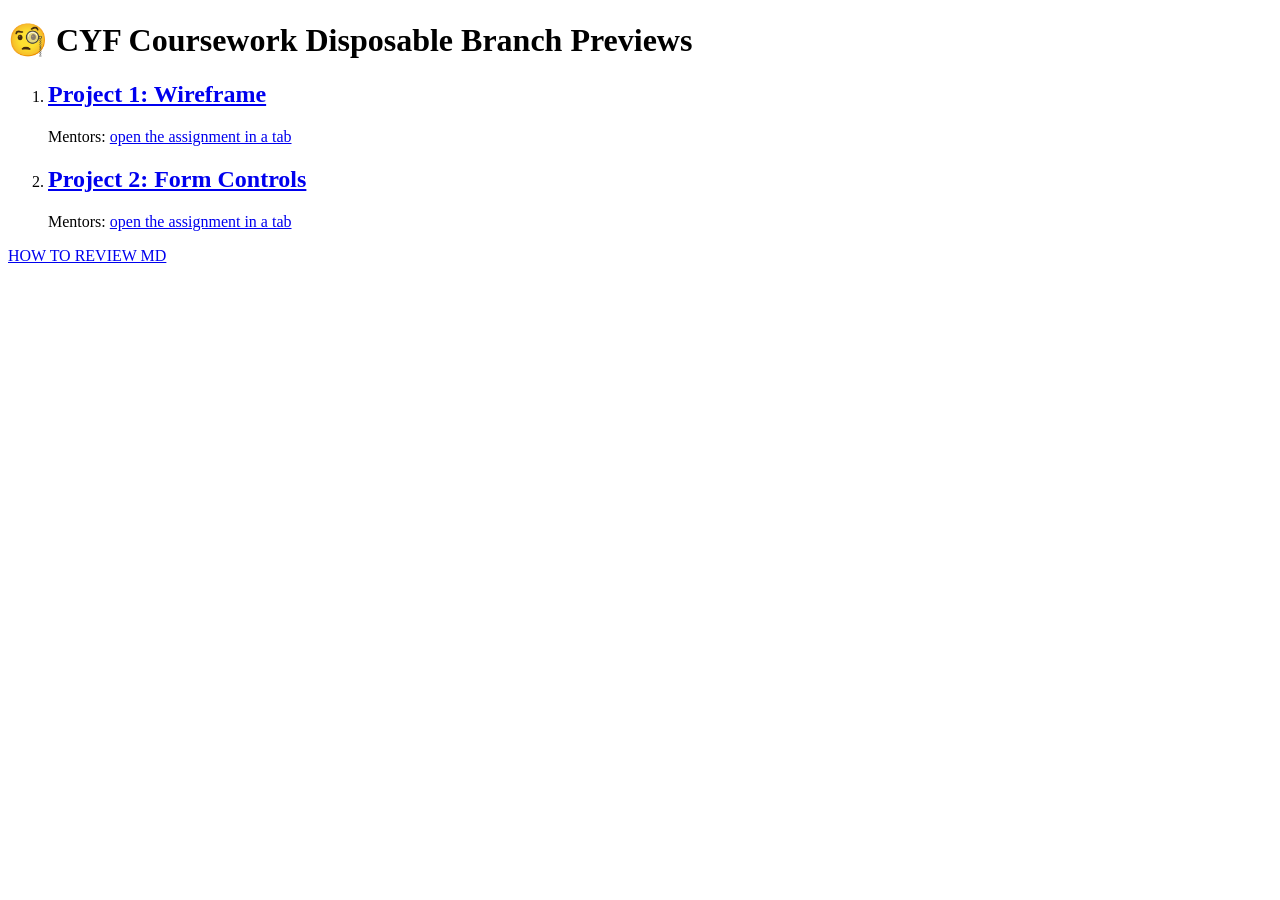
<file: index.html>
<!DOCTYPE html>
<html lang="en">
  <head>
    <meta charset="UTF-8" />
    <meta name="viewport" content="width=device-width, initial-scale=1.0" />
    <title>My New Form</title>
  </head>
  <body>
    <header>
      <h1>🧐 CYF Coursework Disposable Branch Previews</h1>
    </header>
    <main>
      <ol>
        <li>
          <h2><a href="/Wireframe">Project 1: Wireframe</a></h2>
          <p>
            Mentors:
            <a href="Wireframe/readme.md">open the assignment in a tab</a>
          </p>
        </li>
        <li>
          <h2><a href="/Form-Controls">Project 2: Form Controls</a></h2>
          <p>
            Mentors:
            <a href="Form-Controls/readme.md">open the assignment in a tab</a>
          </p>
        </li>
      </ol>
    </main>
    <footer><a href="HOW_TO_REVIEW.md">HOW TO REVIEW MD</a></footer>
  </body>
</html>
</file>
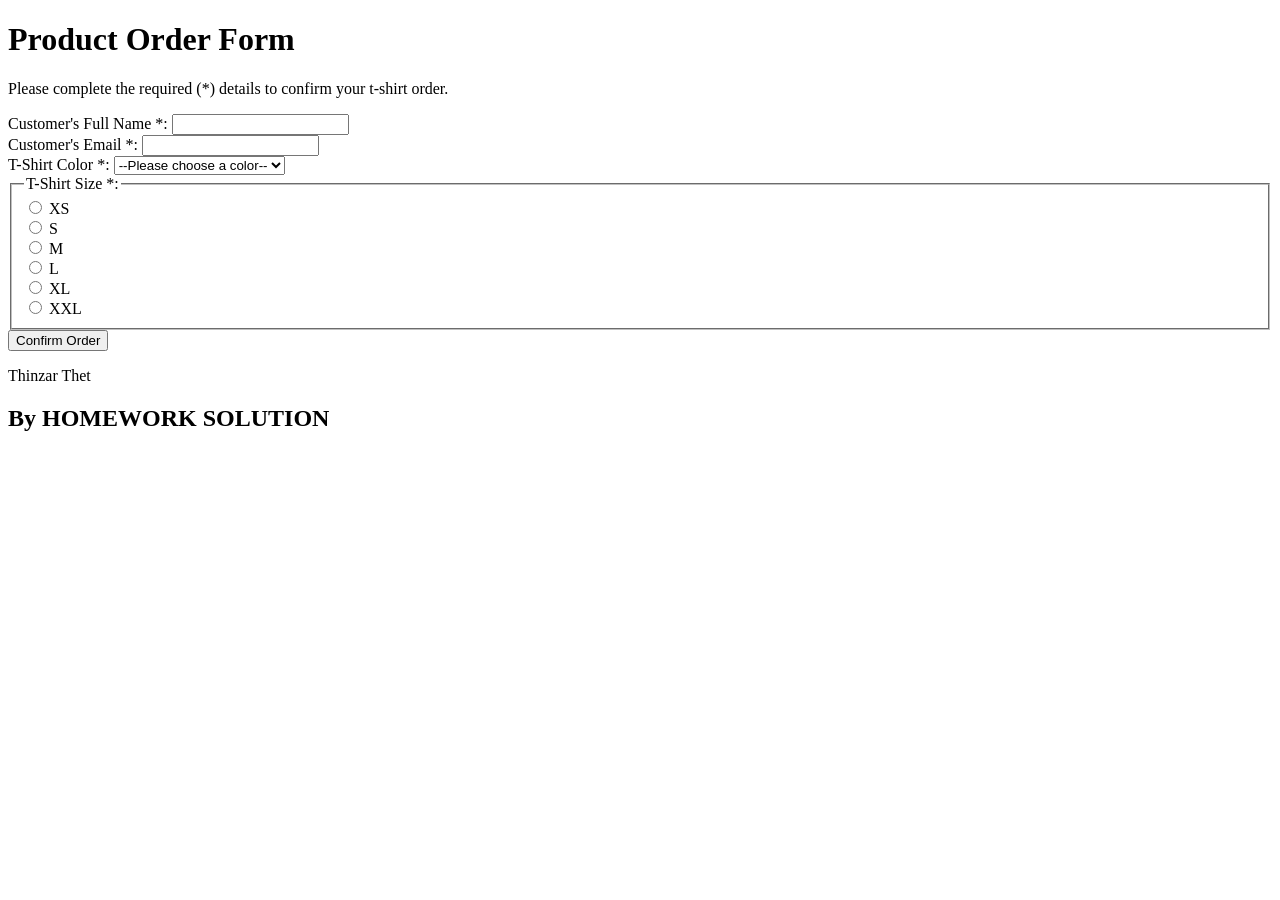
<file: Form-Controls/index.html>
<!DOCTYPE html>
<html lang="en">
  <head>
    <meta charset="utf-8" />
    <meta http-equiv="X-UA-Compatible" content="IE=edge" />
    <title>My form exercise</title>
    <meta name="description" content="" />
    <meta name="viewport" content="width=device-width, initial-scale=1" />
  </head>
  <body>
    <header>
      <h1>Product Order Form</h1>
      <p>Please complete the required (*) details to confirm your t-shirt order.</p>
    </header>
    <main>
      <form>
        <div>
          <label for="user-name"> Customer's Full Name *:</label>
          <input id="user-name" type="text" name="user-name" required minlength="2" autocomplete="name"/>
        </div>
        <div>
          <label for="user-email">Customer's Email *:</label>
          <input id="user-email" type="email" name="user-email" required autocomplete="email"/>
        </div>
        <div>
          <label for="t-shirt-color">T-Shirt Color *:</label>
          <select id="t-shirt-color" name="t-shirt-color" required>
            <option value="" disabled selected>--Please choose a color--</option>
            <option value="black">Black</option>
            <option value="blue">Blue</option>
            <option value="white">White</option>
          </select>
        </div>
        <div>
          <fieldset>
            <legend>T-Shirt Size *:</legend>
            <div>
              <input id="size-xs" type="radio" name="tshirt-size" value="XS" required/>
              <label for="size-xs">XS</label>
            </div>
            <div>
              <input id="size-s" type="radio" name="tshirt-size" value="S" required/>
              <label for="size-s">S</label>
            </div>
            <div>
              <input id="size-m" type="radio" name="tshirt-size" value="M" required/>
              <label for="size-m">M</label>
            </div>
            <div>
              <input id="size-l" type="radio" name="tshirt-size" value="L" required/>
              <label for="size-l">L</label>
            </div>
            <div>
              <input id="size-xl" type="radio" name="tshirt-size" value="XL" required/>
              <label for="size-xl">XL</label>
            </div>
            <div>
              <input id="size-xxl" type="radio" name="tshirt-size" value="XXL" required/>
              <label for="size-xxl">XXL</label>
            </div>
          </fieldset>
        </div>
        <div>
          <button type="submit">Confirm Order</button>
        </div>

        <!-- write your html here-->
        <!-- username
         ----email
         ----color - 3 options
         ----Size - 7 xs,s,m,l,xl,xxl
         ----order confirm
          try writing out the requirements first as comments
        this will also help you fill in your PR message later-->
      </form>
    </main>
    <footer>
      <p>Thinzar Thet</p>
      <!-- change to your name-->
      <h2>By HOMEWORK SOLUTION</h2>
    </footer>
  </body>
</html>
</file>
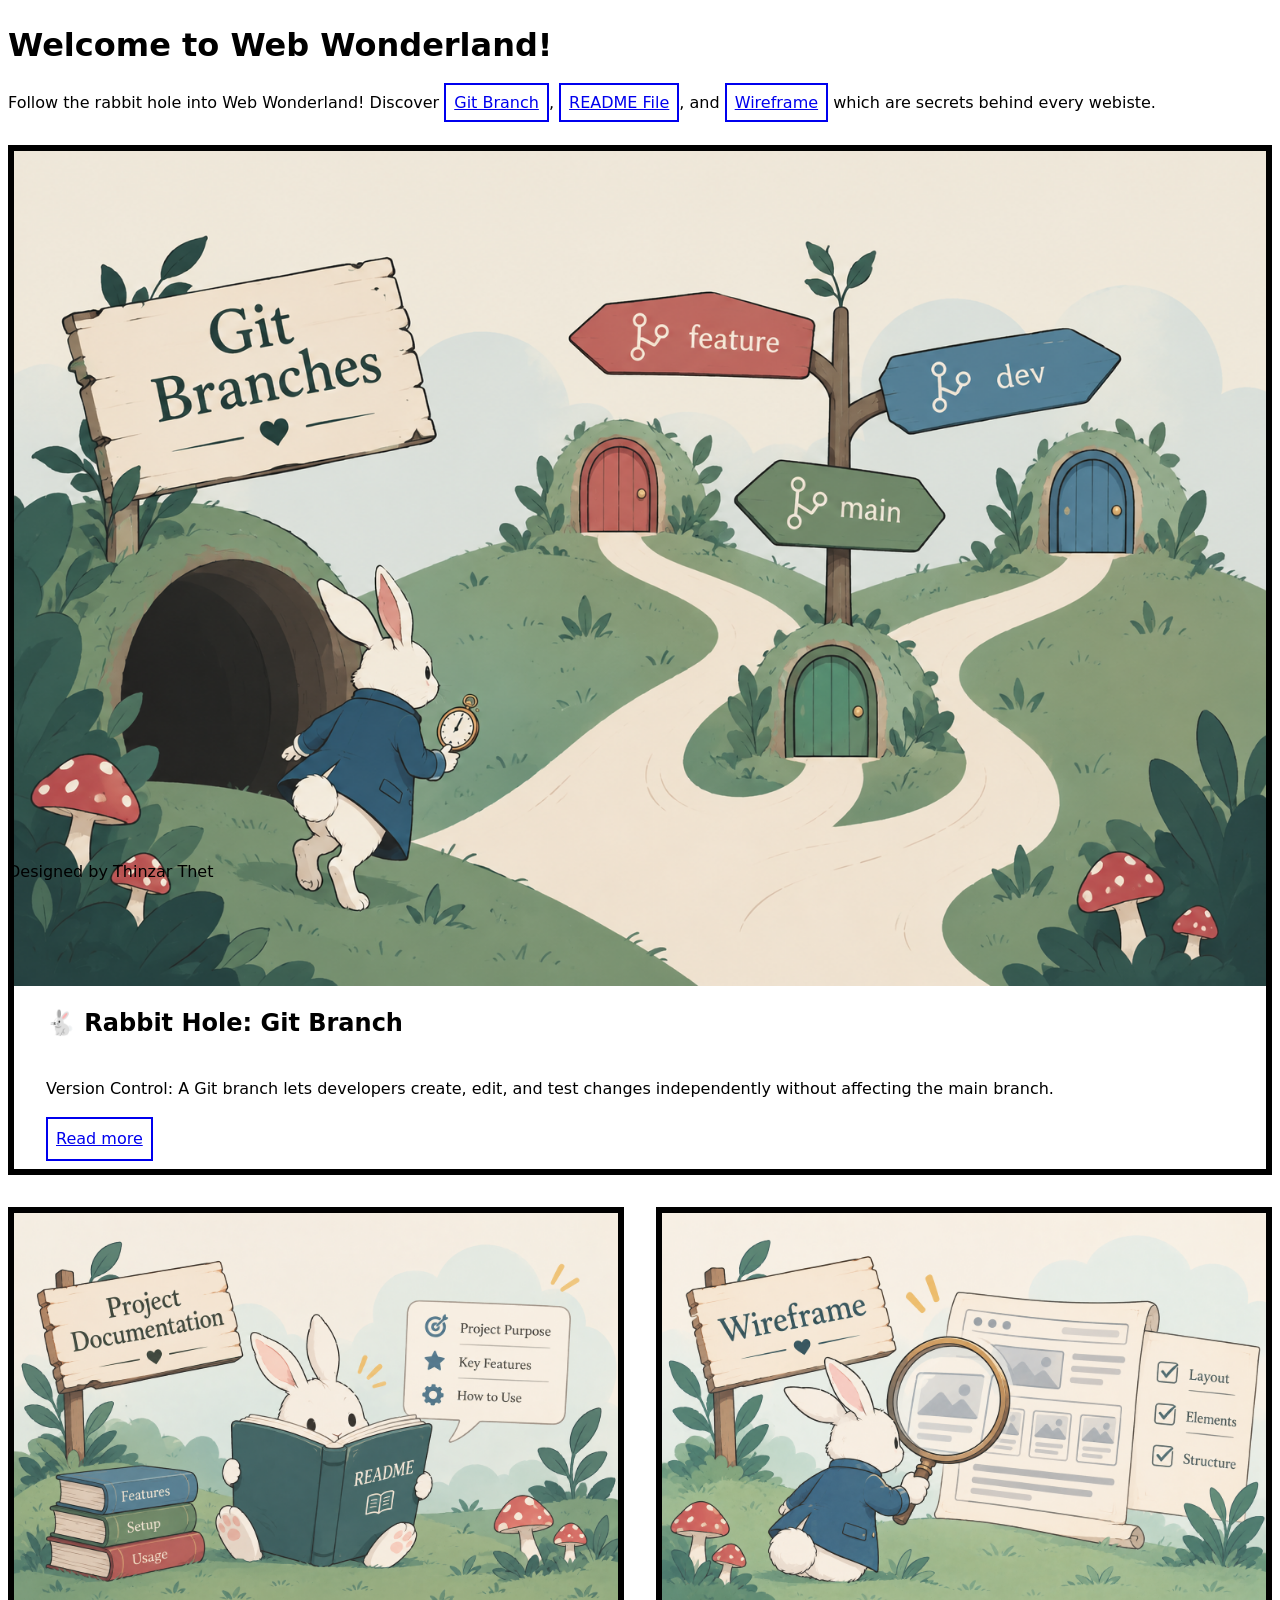
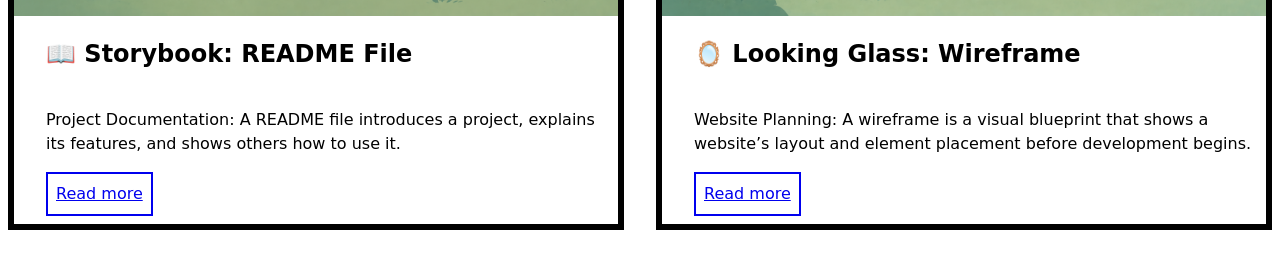
<file: Wireframe/index.html>
<!DOCTYPE html>
<html lang="en">
  <head>
    <meta charset="UTF-8" />
    <meta name="viewport" content="width=device-width, initial-scale=1.0" />
    <title>Wireframe</title>
    <link rel="stylesheet" href="style.css" />
  </head>
  <body>
    <header>
      <h1>Welcome to Web Wonderland!</h1>
      <p>
        Follow the rabbit hole into Web Wonderland! Discover <a href="#Git">Git Branch</a>, 
        <a href="#Readme">README File</a>, and <a href="#Wireframe">Wireframe</a> 
        which are secrets behind every webiste.
      </p>
    </header>
    <main>
      <article id="Git">
        <img src="Image1.png" alt="Image of Git Branch"/>
        <h2>🐇 Rabbit Hole: Git Branch</h2>
        <p>
          Version Control: A Git branch lets developers create, edit, and test changes independently without affecting 
          the main branch.
        </p>
        <a href="https://git-scm.com/book/en/v2/Git-Branching-Branches-in-a-Nutshell">Read more</a>
      </article>
      <article id="Readme">
        <img src="Image2.png" alt="Image of Readme File"/>
        <h2>📖 Storybook: README File</h2>
        <p>
          Project Documentation: A README file introduces a project, explains its features, and shows others how to use it.
        </p>
        <a href="https://utrechtuniversity.github.io/workshop-computational-reproducibility/chapters/readme-files.html">Read more</a>
      </article>
      <article id="Wireframe">
        <img src="Image3.png" alt="Image of Wireframe"/>
        <h2>🪞 Looking Glass: Wireframe</h2>
        <p>
          Website Planning: A wireframe is a visual blueprint that shows a website’s layout 
          and element placement before development begins.
        </p>
        <a href="https://www.productplan.com/glossary/wireframe">Read more</a>
      </article>
    </main>
    <footer>
      <p>
        Designed by Thinzar Thet
      </p>
    </footer>
  </body>
</html>
</file>
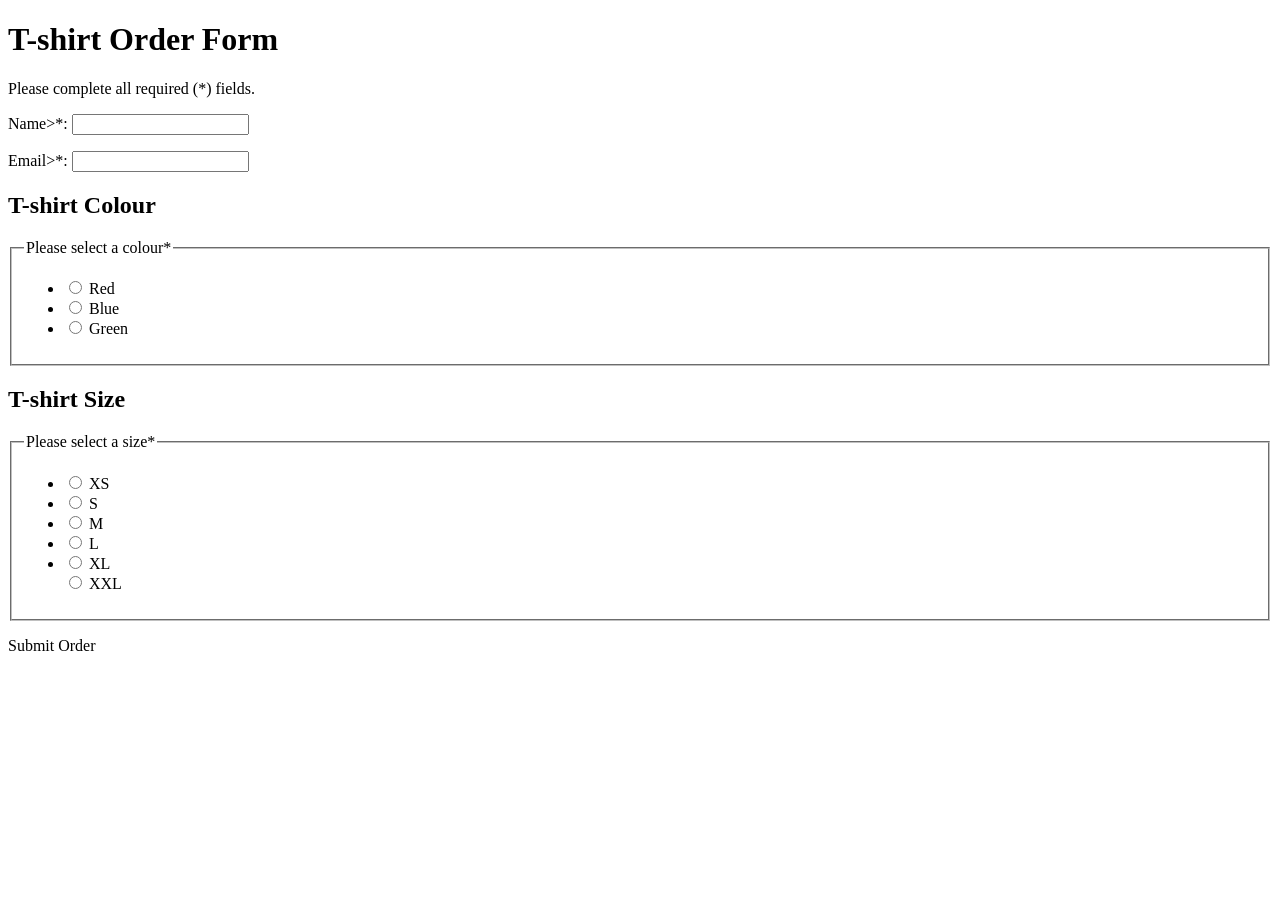
<file: formDinia.html>
<!DOCTYPE html>
<html lang="en">
<head>
    <meta charset="UTF-8">
    <meta name="viewport" content="width=device-width, initial-scale=1.0">
    <title>FormDinia</title>
    </head> 
<body>
    <form> 
        <h1> T-shirt Order Form</h1>
        <p> Please complete all required (*) fields.</p>
        
         <p> 
            <label for="Customer-name">Name>*:</label>
            <input 
            type="text" id="customer-name" 
            name="customer-name" 
            required
            minlength="2"
            pattern=".{2,}"
            />
         </p>

         <p> 
            <label for="Customer-email">Email>*:</label>
            <input 
            type="email" 
            id="customer-email" 
            name="customer-email" 
            required
            />
            <p>
                
                 <section>
                    <h2>T-shirt Colour</h2>

                    <fieldset>
                        <legend>Please select a colour*</legend>
                        <ul>
                            <li
                        </ul>
                    
                        <label>
                            <input 
                            type="radio" 
                            name="colour" 
                            value="red" 
                            required
                            />
                            Red
                        </label>
                    </li> 
                    <li> 
                        <label>
                            <input 
                            type="radio" 
                            name="colour" 
                            value="blue" 
                            required
                            />
                            Blue
                        </label>
                    </li>

                    <li> 
                        <label>
                            <input 
                            type="radio" 
                            name="colour" 
                            value="green" 
                            required
                            />
                            Green
                        </label>
                    </li>
                    </ul>
                    </fieldset>
                </section>

                
                <section>
                    <h2>T-shirt Size</h2>

                    <fieldset>
                        <legend>Please select a size*</legend>
                        <ul>
                            <li>
                                <label>
                                    <input 
                                    type="radio" 
                                    name="size" 
                                    value="xs" 
                                    required
                                    />
                                    XS
                                </label>
                            </li> 
                            <li> 
                                <label>
                                    <input 
                                    type="radio" 
                                    name="size" 
                                    value="s" 
                                    required
                                    />
                                    S
                                </label>
                            </li>

                            <li> 
                                <label>
                                    <input 
                                    type="radio" 
                                    name="size" 
                                    value="m" 
                                    required
                                    />
                                    M
                                </label>
                            </li>
                            <li> 
                                <label>
                                    <input 
                                    type="radio" 
                                    name="size" 
                                    value="l" 
                                    required
                                    />
                                    L
                                </label>
                            </li>
                            <li> 
                                <label>
                                    <input 
                                    type="radio" 
                                    name="size" 
                                    value="xl" 
                                    required
                                    />
                                    XL
                                </label>    
                            </li>
                            <label>
                                <input 
                                type="radio" 
                                name="size" 
                                value="xxl" 
                                required
                                />
                                XXL
                        </ul>
                    </fieldset>
                </section>

                

                <section>
                    <p
                    <button type="submit">Submit Order</button>
                    </p>
                </section>
            </form>
            </body>
            </html>
</file>
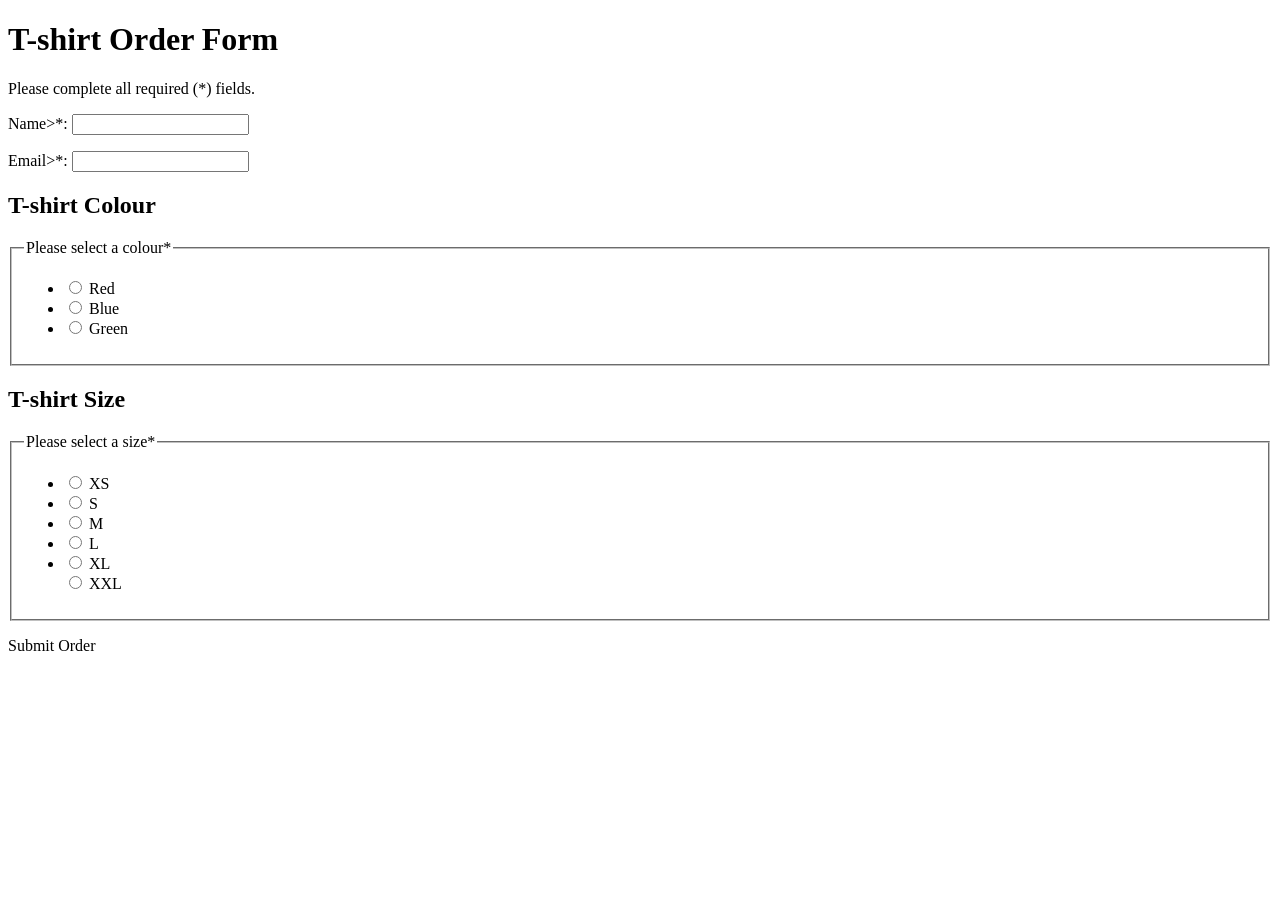
<file: storeDCB.html>
<!DOCTYPE html>
<html lang="en">
<head>
    <meta charset="UTF-8">
    <meta name="viewport" content="width=device-width, initial-scale=1.0">
    <title>Dinias Store</title>
    </head> 
<body>
    <form> 
        <h1> T-shirt Order Form</h1>
        <p> Please complete all required (*) fields.</p>
        <!-- Customer Identification -->
         <p> 
            <label for="Customer-name">Name>*:</label>
            <input 
            type="text" id="customer-name" 
            name="customer-name" 
            required
            minlength="2"
            pattern=".{2,}"
            />
         </p>

         <p> 
            <label for="Customer-email">Email>*:</label>
            <input 
            type="email" 
            id="customer-email" 
            name="customer-email" 
            required
            />
            <p>
                <!-- Colour Selection -->
                 <section>
                    <h2>T-shirt Colour</h2>

                    <fieldset>
                        <legend>Please select a colour*</legend>
                        <ul>
                            <li
                        </ul>
                    
                        <label>
                            <input 
                            type="radio" 
                            name="colour" 
                            value="red" 
                            required
                            />
                            Red
                        </label>
                    </li> 
                    <li> 
                        <label>
                            <input 
                            type="radio" 
                            name="colour" 
                            value="blue" 
                            required
                            />
                            Blue
                        </label>
                    </li>

                    <li> 
                        <label>
                            <input 
                            type="radio" 
                            name="colour" 
                            value="green" 
                            required
                            />
                            Green
                        </label>
                    </li>
                    </ul>
                    </fieldset>
                </section>

                <!--Size selection-->
                <section>
                    <h2>T-shirt Size</h2>

                    <fieldset>
                        <legend>Please select a size*</legend>
                        <ul>
                            <li>
                                <label>
                                    <input 
                                    type="radio" 
                                    name="size" 
                                    value="xs" 
                                    required
                                    />
                                    XS
                                </label>
                            </li> 
                            <li> 
                                <label>
                                    <input 
                                    type="radio" 
                                    name="size" 
                                    value="s" 
                                    required
                                    />
                                    S
                                </label>
                            </li>

                            <li> 
                                <label>
                                    <input 
                                    type="radio" 
                                    name="size" 
                                    value="m" 
                                    required
                                    />
                                    M
                                </label>
                            </li>
                            <li> 
                                <label>
                                    <input 
                                    type="radio" 
                                    name="size" 
                                    value="l" 
                                    required
                                    />
                                    L
                                </label>
                            </li>
                            <li> 
                                <label>
                                    <input 
                                    type="radio" 
                                    name="size" 
                                    value="xl" 
                                    required
                                    />
                                    XL
                                </label>    
                            </li>
                            <label>
                                <input 
                                type="radio" 
                                name="size" 
                                value="xxl" 
                                required
                                />
                                XXL
                        </ul>
                    </fieldset>
                </section>

                <!--Submit-->

                <section>
                    <p
                    <button type="submit">Submit Order</button>
                    </p>
                </section>
            </form>
            </body>
            </html>
</file>
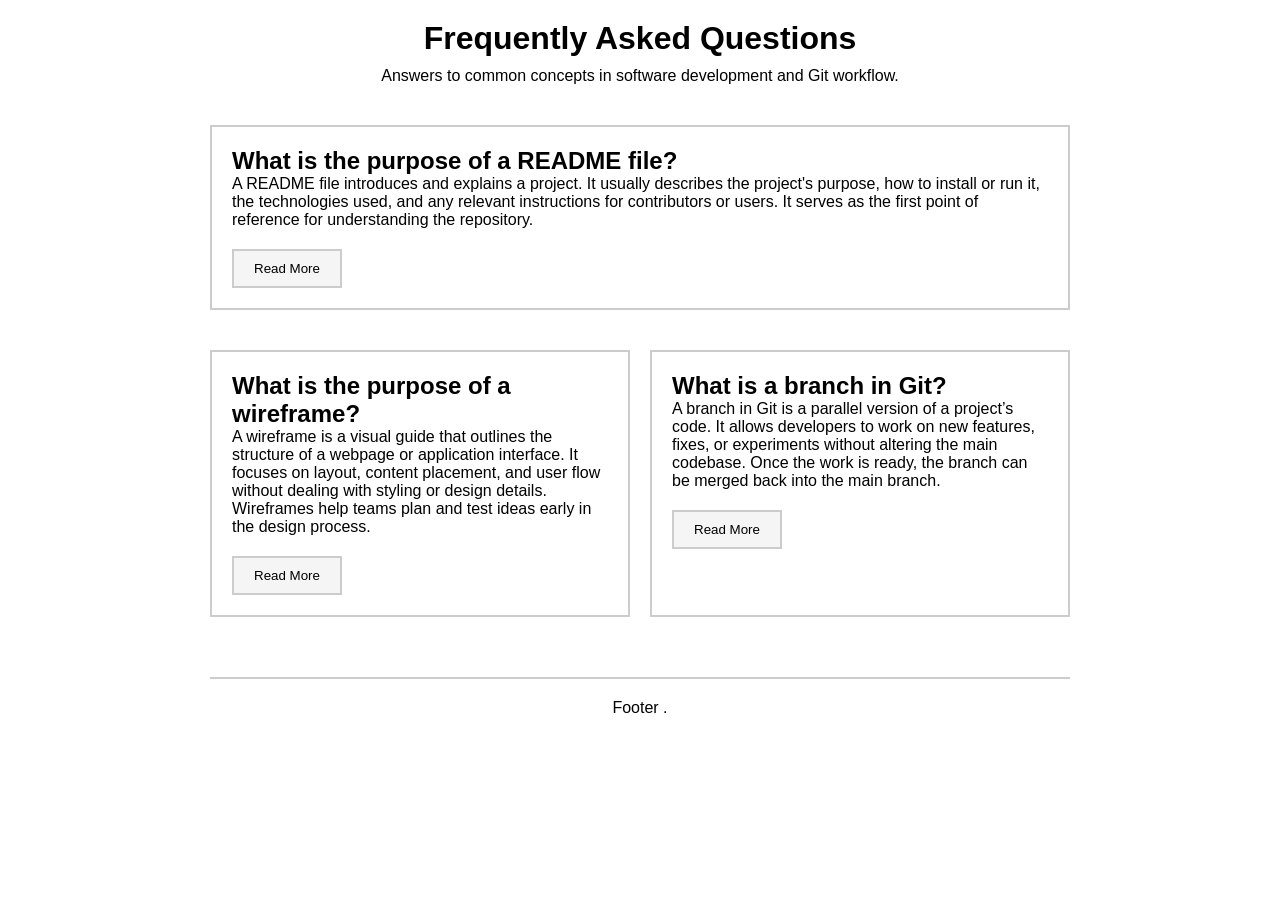
<file: wireframe1.html>
<!DOCTYPE html>
<html lang="en">
<head>
  <link rel="stylesheet" href="wireframe1.css">
  <meta charset="UTF-8">
  <meta name="viewport" content="width=device-width, initial-scale=1.0">
  <title>Wireframe Questions</title>
</head>

<body>
  <header>
    <h1>Frequently Asked Questions</h1>
    <p>Answers to common concepts in software development and Git workflow.</p>
  </header>

  <main>

    <!-- Large article block -->
    <section>
      <article>
        <h2>What is the purpose of a README file?</h2>
        <p>
          A README file introduces and explains a project. It usually describes the
          project's purpose, how to install or run it, the technologies used, and any
          relevant instructions for contributors or users. It serves as the first point
          of reference for understanding the repository.
        </p>
        <button>Read More</button>
      </article>
    </section>

    <!-- Two smaller article blocks side by side -->
    <section>
      <article>
        <h2>What is the purpose of a wireframe?</h2>
        <p>
          A wireframe is a visual guide that outlines the structure of a webpage or
          application interface. It focuses on layout, content placement, and user flow
          without dealing with styling or design details. Wireframes help teams plan and
          test ideas early in the design process.
        </p>
        <button>Read More</button>
      </article>

      <article>
        <h2>What is a branch in Git?</h2>
        <p>
          A branch in Git is a parallel version of a project’s code. It allows developers
          to work on new features, fixes, or experiments without altering the main codebase.
          Once the work is ready, the branch can be merged back into the main branch.
        </p>
        <button>Read More</button>
      </article>
    </section>

  </main>

  <footer>
    <p>Footer .</p>
  </footer>

</body>
</html>
</file>
<file: Wireframe/style.css>
/* Here are some starter styles
You can edit these or replace them entirely 
It's showing you a common way to organise CSS 
And includes solutions to common problems 
As well as useful links to learn more */

/* ====== Design Palette ======
 This is our "design palette".
 It sets out the colours, fonts, styles etc to be used in this design 
 At work, a designer will give these to you based on the corporate brand, but while you are learning
 You can design it yourself if you like
 Inspect the starter design with Devtools
 Click on the colour swatches to see what is happening
 I've put some useful CSS you won't have learned yet
 For you to explore and play with if you are interested
 https://web.dev/articles/min-max-clamp
 https://scrimba.com/learn-css-variables-c026
====== Design Palette ====== */
:root {
  --paper: oklch(7 0 0);
  --ink: color-mix(in oklab, var(--color) 5%, black);
  --font: 100%/1.5 system-ui;
  --space: 8px;
  --line: 6px solid;
  --container: 1280px;
  --buttonline: 2px solid;
}
/* ====== Base Elements ======
 General rules for basic HTML elements in any context */
body {
  background: var(--paper);
  color: var(--ink);
  font: var(--font);
}
a {
  padding: var(--space);
  border: var(--buttonline);
  max-width: fit-content;
}
img,
svg {
  width: 100%;
  object-fit: cover;
}
/* ====== Site Layout ====== 
Setting the overall rules for page regions
https://www.w3.org/WAI/tutorials/page-structure/regions/
*/
main {
  max-width: var(--container);
  margin: 30px auto calc(var(--space) * 4) auto;
}
footer {
  position: fixed;
  bottom: 0;
  text-align: center;
}
/* ====== Articles Grid Layout ====
Setting the rules for how articles are placed in the main element.
Inspect this in Devtools and click the "grid" button in the Elements view
Play with the options that come up.
https://developer.chrome.com/docs/devtools/css/grid
https://gridbyexample.com/learn/
*/
main {
  display: grid;
  grid-template-columns: 1fr 1fr;
  gap: calc(var(--space) * 4);
  > *:first-child {
    grid-column: span 2;
  }
}
/* ====== Article Layout ====== 
Setting the rules for how elements are placed in the article. 
Now laying out just the INSIDE of the repeated card/article design.
Keeping things orderly and separate is the key to good, simple CSS.
*/
article {
  border: var(--line);
  padding-bottom: var(--space);
  text-align: left;
  display: grid;
  grid-template-columns: calc(var(--space) * 4) 1fr var(--space);
  > * {
    grid-column: 2/3;
  }
  > img {
    grid-column: span 3;
  }
}
</file>
<file: wireframe1.css>
/* Reset básico */
* {
  margin: 0;
  padding: 0;
  box-sizing: border-box;
  font-family: Arial, sans-serif;
}

body {
  max-width: 900px;
  margin: 0 auto;
  padding: 20px;
}

/* Header */
header {
  text-align: center;
  margin-bottom: 40px;
}

header h1 {
  margin-bottom: 10px;
}

/* Secciones principales */
section {
  margin-bottom: 40px;
}

/* Artículos estilo wireframe */
article {
  border: 2px solid #cccccc;
  padding: 20px;
  margin-bottom: 20px;
}

/* Botón estilo wireframe */
button {
  margin-top: 20px;
  padding: 10px 20px;
  border: 2px solid #ccc;
  background: #f5f5f5;
  cursor: pointer;
}

/* Grid inferior con dos artículos */
main section:nth-of-type(2) {
  display: grid;
  grid-template-columns: 1fr 1fr;
  gap: 20px;
}

/* Footer */
footer {
  text-align: center;
  padding: 20px;
  border-top: 2px solid #ccc;
}

/* Responsive para móviles */
@media (max-width: 700px) {
  main section:nth-of-type(2) {
    grid-template-columns: 1fr;
  }
}
</file>
